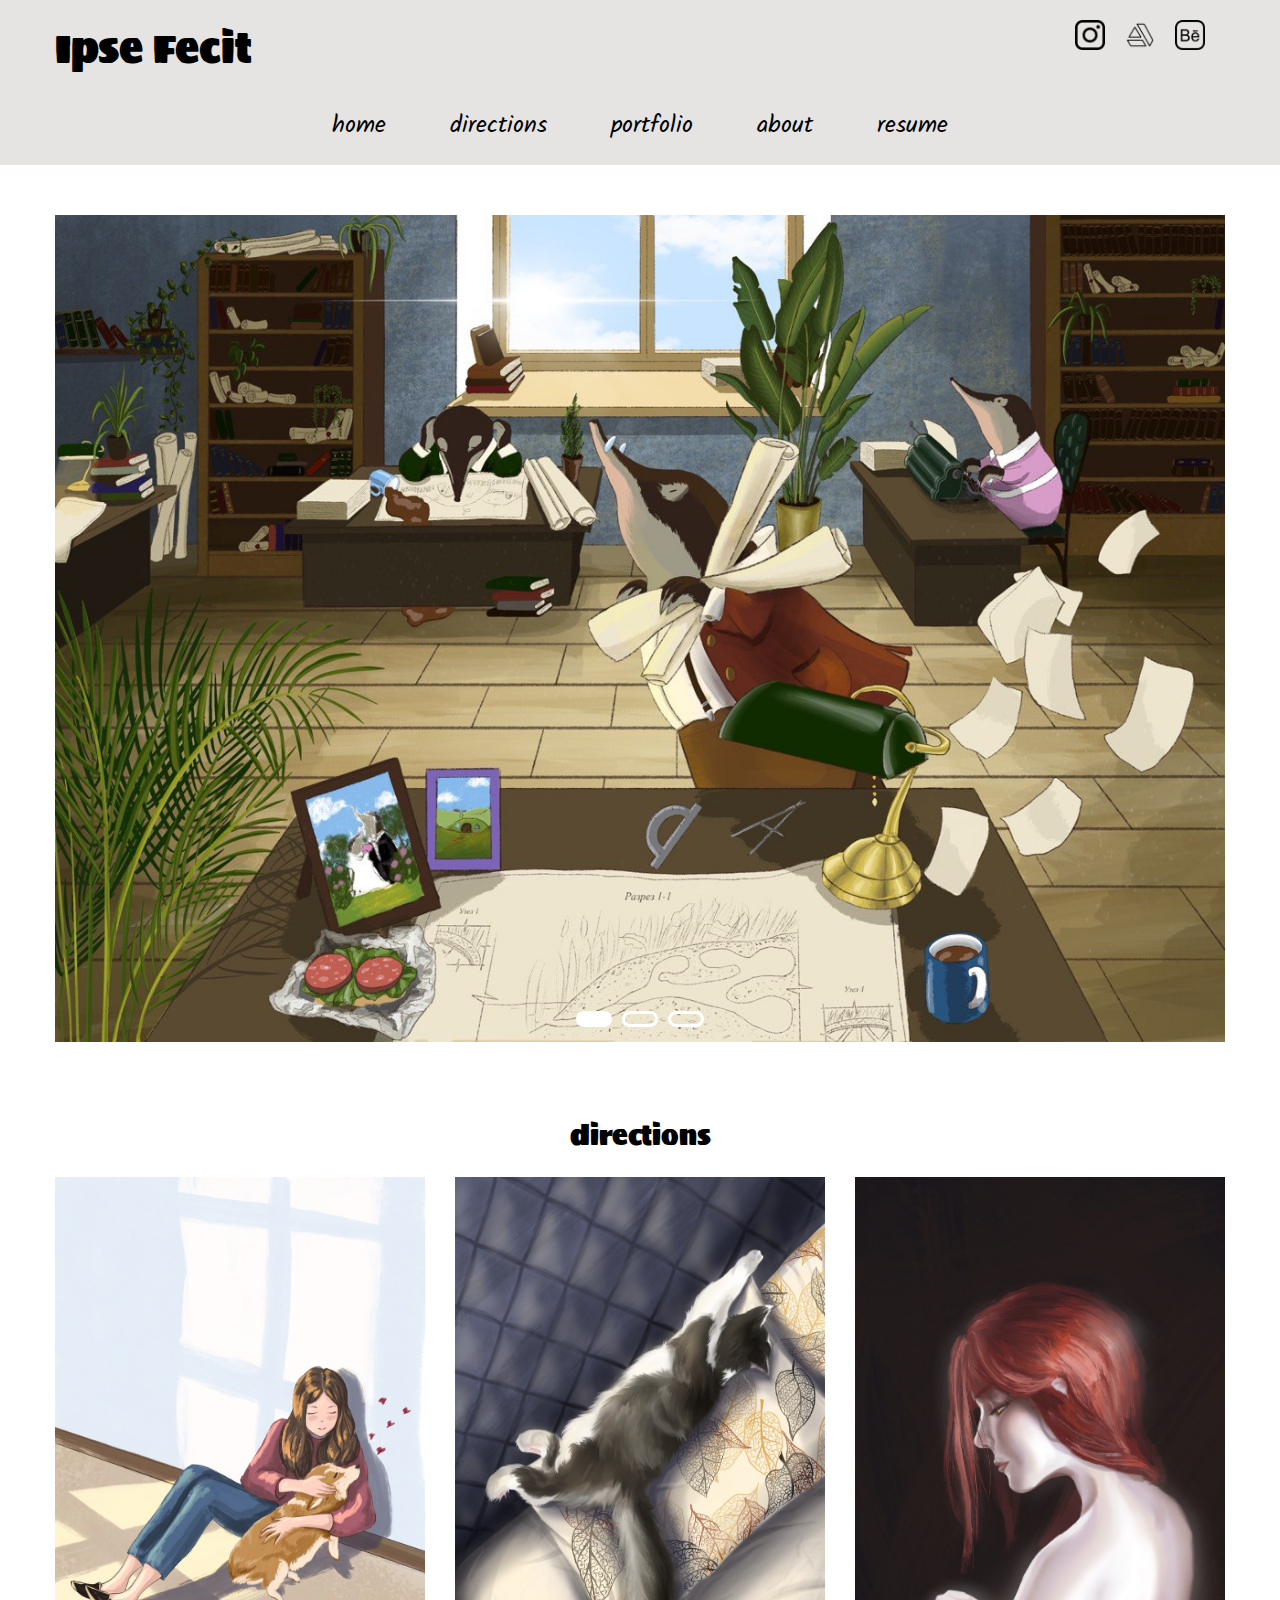
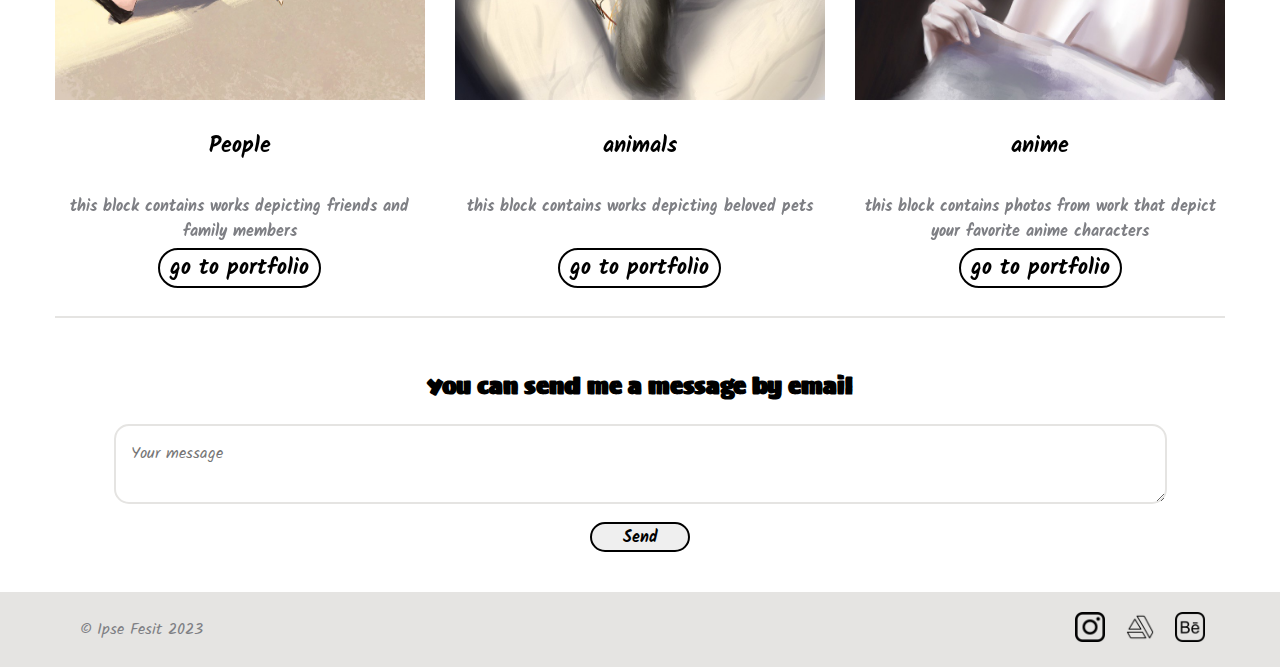
<file: index.html>
<!DOCTYPE html>
<html lang="en">
<head>
    <meta charset="UTF-8">
    <meta http-equiv="X-UA-Compatible" content="IE=edge">
    <meta name="viewport" content="width=device-width, initial-scale=1.0">
    <link rel="stylesheet" href="style.css">
    <link href="https://fonts.googleapis.com/css2?family=Kalam:wght@300;700&family=Sigmar&display=swap" rel="stylesheet">
    <title>Praktica</title> 
</head>
<body>
    <header>
        <div class="head">
            <div class="center-block-main">
                <div class="clearfix">   
                    <p class="logo"><a href="praktik.html"><span class="ch">I</span><span class="ch">p</span><span class="ch">s</span><span class="ch">e</span> <span class="ch">F</span><span class="ch">e</span><span class="ch">c</span><span class="ch">i</span><span class="ch">t</span></a></p> 
                    <div class="links">
                        <ul>
                            <li><a href="https://www.instagram.com" target="_blank"><img src="image/inst.png"></a></li>
                            <li><a href="https://www.artstation.com/?sort_by=community&dimension=all" target="_blank"><img src="image/as.png"></li>
                            <li><a href="https://www.behance.net/galleries" target="_blank"><img src="image/be.png"></a></li>
                        </ul>
                    </div>
                </div>
                <div class="menu clearfix">
                    <ul>
                        <li><a href="praktik.html">home</a></li>
                        <li><a href="#directions">directions</a></li>
                        <li><a href="portfolio.html">portfolio</a></li>
                        <li><a href="#">about</a></li>
                        <li><a href="#">resume</a></li>
                    </ul>
                </div>
            </div>
        </div>
	</header>

    <div class="my-slider center-block-main clearfix">
        <ul>
            <li><img src="image/2.jpg"></li>
            <li><img src="image/5.jpg"></li>
            <li><img src="image/6.jpg"></li>
            
        </ul>
    </div>
    <div class="centr">
        <section class="block3-main center-block-main clearfix">
            <h1> <a name="directions">directions</a></h1>
            <article class="ar1 ">
                <div class="block1">
                    <div class="imgs1"><img src="image/1.jpg" alt=""></div>
                    <h2 class="H1">People</h2>
                    <p class="text">this block contains works depicting friends and family members</p>
                    <h2><a href="portfolio.html">go to portfolio</a></h2>
                </div>
            </article>     
            <article class="ar2">
                <div class="block2">
                    <div class="imgs2"><img src="image/3.jpg" alt=""></div>
                    <h2 class="H2">animals</h2>
                    <p class="text">this block contains works depicting beloved pets</p>
                    <h2><a href="portfolio.html">go to portfolio</a></h2>
                </div>
            </article>
            <article class="ar2">
                <div class="block">
                    <div class="imgs"><img src="image/7.jpg" alt=""></div>
                    <h2 class="H3">anime</h2>
                    <p class="text">this block contains photos from work that depict your favorite anime characters</p>
                    <h2><a href="portfolio.html">go to portfolio</a></h2>
                </div>
            </article>  
        </section>
    </div>
    <div class="subsribe center-block-main">
        <h2>You can send me a message by email</h2>
        <div class="subsribe-form">
            <form action="" method="get">
                <textarea class="message-input" placeholder="Your message" cols="50" rows="20"></textarea><br>
                <input type="submit" class="submit-inpt" value="Send">
            </form>
        </div>
    </div>
    <footer>
        <div class="ftr1">
            <div class="ftr clearfix center-block-main">
                <p>&#169 Ipse Fesit 2023</p>
                <div class="links">
                    <ul>
                        <li><a href="https://www.instagram.com" target="_blank"><img src="image/inst.png"></a></li>
                        <li><a href="https://www.artstation.com/?sort_by=community&dimension=all" target="_blank"><img src="image/as.png"></li>
                        <li><a href="https://www.behance.net/galleries" target="_blank"><img src="image/be.png"></a></li>
                    </ul>
                </div>
            </div>
        </div>
    </footer>
    
   
   
    
    <script src="https://code.jquery.com/jquery-2.1.4.min.js"></script>
    <script src="js/unslider-min.js"></script>
    <script>
        jQuery(document).ready(function($) {
                $('.my-slider').unslider({
                    autoplay: true,
                    arrows: false,
                    speed: 1000,
                    delay: 5000.
                    
                });
            });
    </script>
    
    <script src="js/min.js"></script>
    
    <script src="js/easing.js" type="text/javascript"></script>
    <script src="js/jquery.ui.totop.js" type="text/javascript"></script>
    <script type="text/javascript">
    $(document).ready(function() {

var defaults = {
containerID: 'toTop', // fading element id
containerHoverID: 'toTopHover', // fading element hover id
scrollSpeed: 1200,
easingType: 'linear'
};

 
    $().UItoTop({ easingType: 'easeOutQuart' });
 });
    </script>
    
   
</body>
</html>
</file>
<file: style.css>
/* --------------- reset.css --------------- */
html, body, div, span, h1, h2, h3, h4, h5, h6, p, em, img, strong, sub, sup, b, u, i,  dl, dt, dd, ol, ul, li, fieldset, form, label, table, tbody, tfoot, thead, tr, th, td, article, aside, canvas, details, figcaption, figure, footer, header, hgroup, menu, nav, section, summary, time, mark, audio, video {
	margin: 0;
	padding: 0;
	border: 0;
	outline: 0;                               /* обнуляем отступы и убираем бордюры */
	vertical-align: baseline;          /* приводим все к одной базовой линии */
	background: transparent;      /* чтобы не проскакивали левые фоны, установленные по умолчанию */
	font-size: 100%;                     /* размер шрифта всем одинаковый */
}
a {                                      	     /* ссылка не в общем списке чтобы не сбрасывать outline по умолчанию */
	margin:0;
	padding:0;
	font-size:100%;
	vertical-align:baseline;
	background:transparent;
	outline:none;
}
table {						/* устраняем отступы между ячейками таблицы */
	border-collapse: collapse;
	border-spacing: 0;
}
td, td img {
	vertical-align: top;			/* возвращаем привычное вертикальное выравнивание */
}
input, select, button, textarea {
	margin: 0; 				/* убираем отступы по умолчанию для элементов форм (в частности для checkbox и radio) */
	font-size: 100%; 			/* делаем размер шрифтов везде одинаковым */
	outline: none;
}
input[type="text"], input[type="password"], textarea {
	padding: 0; 				/* убираем внутренние отступы для текстовых полей */
}
input[type="checkbox"] { 		/* вертикальное выравнивание чекбоксов и радиобатонов относительно меток */
	vertical-align: bottom;
}
input[type="radio"] {
	vertical-align: text-bottom;
}
sub {
	vertical-align: sub;
	font-size: smaller;
}
sup {
	vertical-align: super;
	font-size: smaller;
}
article, aside, details, figcaption, figure, footer, header, hgroup, menu, nav, section {
	display:block;
}
nav ul {
	 list-style:none;
}
/* --------------- /reset.css --------------- */

/* --------------- базовые настройки ---------*/
html {
	min-height:100%; /* всегда показываем вертикальную полосу прокрутки  */
}
body {
	color: #7e7f84;
	text-align: left;
	font-size: 1em; /* используем безопасные шрифтовые CSS стеки */
	min-height:100%;
	font-family: 'Kalam', cursive;
}
a, a:visited { /* порядок правил для ссылок имеет значение */
	color: #000;
	text-decoration: underline;
}
a:hover {
	color: #000;
	text-decoration:none;
}
a:focus, a:active {
	color: #000;
	text-decoration: underline;
}
h1, h2, h3, h4, h5, h6{
	font-weight:normal;
}
img{

	max-width:100%;
}
.clr{
	clear:both;
}
.clearfix:after {
    clear: both;
    content: "";
    display: table;
}
/* --------------- /базовые настройки ---------*/
.center-block-main{
	max-width: 1170px; margin: 0 auto;
}
.head,  .ftr1{
    background-color: #E5E4E2;
}
    .logo{
        float: left; font-size: 2.5em; font-family: 'Sigmar', cursive; padding: 15px 0;
    }
    .ch:hover{
        color:#56aeba; font-size: 0.8em;
    }
    .logo a{
        text-decoration: none;
    }
    .links ul{
        float: right; list-style:none; padding: 20px; 
        
    }
    .links ul li{
        float: left; height: 30px; width: 30px; padding-left: 20px;
    }
    .links ul li a:hover{
        opacity: .5; transition: all 0.1s linear;
    }
    .menu{
        position: relative; overflow: hidden; 
    }
    .menu ul{
        float: left; list-style:none; position: relative; left: 50%; 
    }
    .menu ul li{
        float: left; position: relative; left: -50%; font-size: 1.5em; padding: 0 20px; margin-top: 10px; margin-bottom: 20px;
    }
    
    .menu ul li a{
        text-decoration: none; border: 2px solid transparent; border-radius: 30px; transition: all 0.1s linear; padding: 5px 10px; transition: all 0.1s linear;
    }
    .menu ul li a:hover{
        border: 2px solid #56aeba; transition: all 0.1s linear; color: #56aeba;
    }
    .unslider{overflow:auto;margin-top:50px; margin-bottom: 20px; padding:0}
    .unslider-wrap{position:relative}
    .unslider-wrap.unslider-carousel>li{float:left}
    .unslider-vertical>ul{height:100%}
    .unslider-vertical li{float:none;width:100%}
    .unslider-fade{position:relative}
    .unslider-fade .unslider-wrap li{position:absolute;left:0;top:0;right:0;z-index:8}
    .unslider-fade .unslider-wrap li.unslider-active{z-index:10}
    .unslider li,.unslider ol,.unslider ul{list-style:none;margin:0;padding:0;border:none}.unslider-arrow{position:absolute;left:20px;z-index:2;cursor:pointer}.unslider-arrow.next{left:auto;right:20px}
    .unslider-nav ol {
        list-style: none;
        text-align: center;
      }
      .unslider-nav ol li {
        display: inline-block; width: 30px; height: 10px; margin: 0 5px; background: transparent; border-radius: 10px;
      
        overflow: hidden;
        text-indent: -999em;
        border: 3px solid #fff;
        cursor: pointer;
      }
      .unslider-nav ol li.unslider-active {
        background: #fff;
        cursor: default;
      }
      .unslider-nav ol li:hover {
        border: 3px solid #56aeba; transition: all 0.1s linear;
       }
    .my-slider ul li img{
        height: 100%;
        width: 100%; 
    }
    .unslider-nav{
		max-width: 1170px; margin: 0 auto; position: relative; top: -40px;
	}
    .card {
        transform-style: preserve-3d;
        min-height: 300px;
        width: 45%;
        padding: 0rem 5rem;
        border: 2px solid #56aeba;
    }
    .block3-main{
        border-bottom: 2px solid #E5E4E2;
    }
        .block3-main h1{
            font-size: 1.6em; font-family:  'Sigmar', cursive; color: #000; text-align: center; margin-bottom: 20px; padding-top: 20px;
        }
        .block3-main h1 a{
            text-decoration: none;
        }
        .block3-main article{
            width: 31.6%; float: left; text-align: center; transform-style: preserve-3d;
        }
        .ar2{
            margin-left: 2.6%; transform-style: preserve-3d;
        }
        .block3-main article h2{
            padding-top: 20px;  font-size: 1.4em; font-weight: bold; color: #000; margin-bottom: 30px;
        }
        .block3-main article p{
            font-size: 1.0em; font-weight: bold; text-align: center;
        }
        .block3-main article a{
            text-decoration: none; border: 2px solid #000; padding: 0 10px; border-radius: 20px;
        }
        .block3-main article a:hover{
            border: 2px solid #56aeba; color: #56aeba;
        }
/* second list */
.portfolio{
    text-align: center; margin-top: 40px;
}
.portfolio a{
    text-decoration: none; font-size: 1.6em; font-family:  'Sigmar', cursive; color: #000; 
}

#toTop {
	display:none;
	text-decoration:none;
	position:fixed;
	bottom:100px;
	right:10px;
	overflow:hidden;
	width:51px;
	height:51px;
	border:none;
	text-indent:100%;
	background:url(image/ui.totop.png) no-repeat left top;
}

#toTopHover {
	background:url(image/ui.totop.png) no-repeat left -51px;
	width:51px;
	height:51px;
	display:block;
	overflow:hidden;
	float:left;
	opacity: 0;
	-moz-opacity: 0;
	filter:alpha(opacity=0);
}
#toTop:active, #toTop:focus {
	outline:none;
}

.portfolio-section {
    display: grid;
    margin: 10px;
    grid-template-columns: repeat(3, 1fr);
    grid-gap: 10px;
    
   
}
.portfolio-item {
    display: grid;
    min-height: 40vh ;
    background-size: cover;
    background-position: center;
    text-align: center;
    align-content: center;
}
.portfolio-item:nth-child(2) {
    grid-column: 2/4;
}
.portfolio-item:nth-child(3) {
    grid-column: 1/3;
}
.portfolio-item:nth-child(6) {
    grid-column: 2/4;
}
.portfolio-item:nth-child(8) {
    grid-column: 2/4;
}
.portfolio-item:nth-child(9) {
    grid-column: 1/4;
}

.subsribe{
	margin-top: 30px; margin-bottom: 20px; text-align: center;
}
    .subsribe h2{
        font-size: 1.4em; font-weight: bold; color: #000; padding: 20px 0; font-family:  'Sigmar', cursive;
    }
    .message-input{
        width: 90%; height: 80px; margin-bottom: 10px; border-radius: 15px; box-sizing: border-box; padding: 15px 15px; font-size: 1em; font-family: 'Kalam', cursive; border: 2px solid #E5E4E2; transition: all 0.2s linear;
    }
    .message-input:hover{
        border: 2px solid #000; transition: all 0.2s linear;
    }
    .submit-inpt{
        border: 2px solid #000; padding: 0 20px; border-radius: 20px; margin-bottom: 20px;
        height: 30px; color: #000; width: 100px; transition: all 0.2s linear; font-family: 'Kalam', cursive; font-weight: bold; cursor: pointer;
    }
    .submit-inpt:hover{
        border: 2px solid #56aeba; color: #56aeba; transition: all 0.2s linear; 
    }

.ftr p{
    float: left; padding: 25px;
}
</file>
